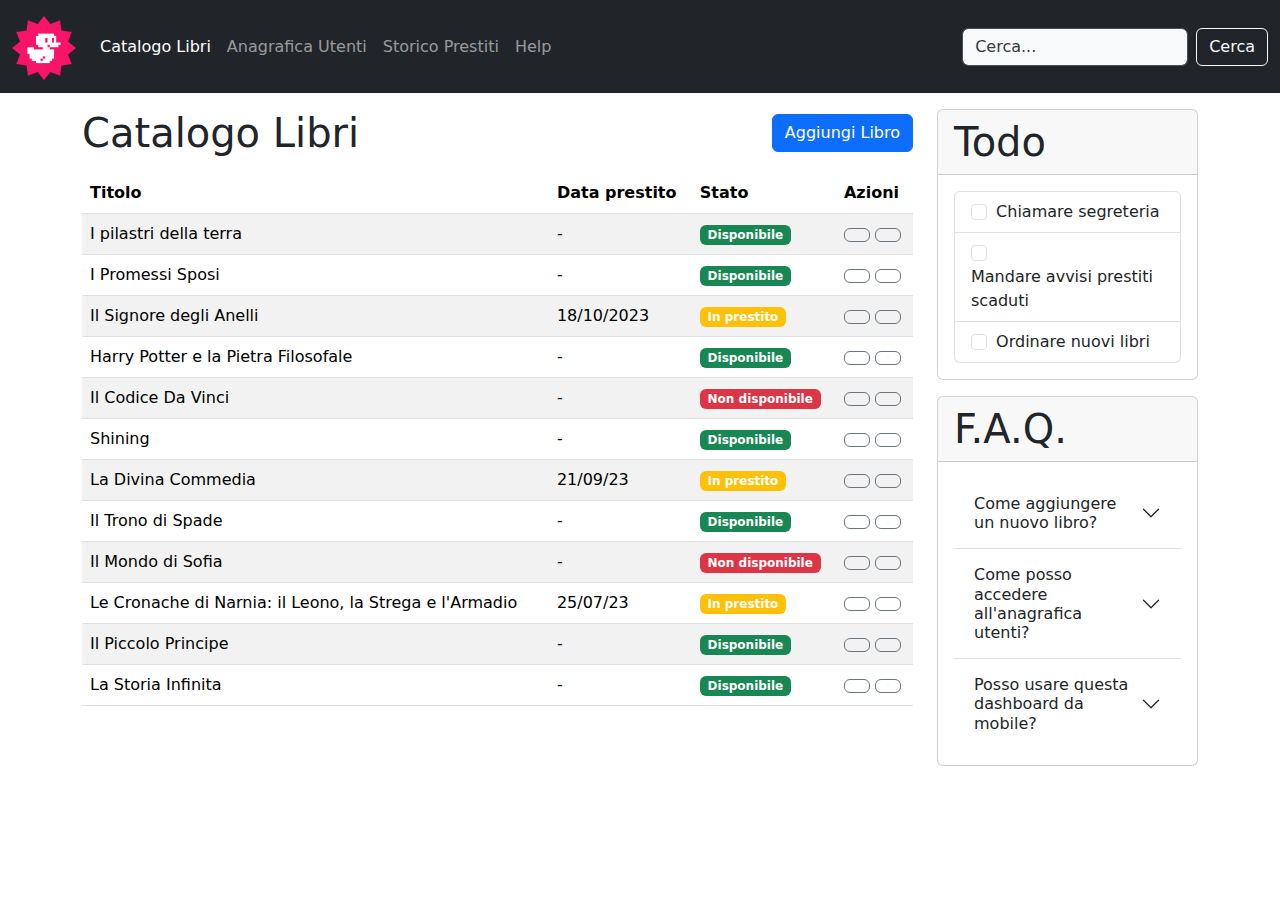
<file: index.html>
<!DOCTYPE html>
<html lang="it">
  <head>
    <meta charset="UTF-8" />
    <meta name="viewport" content="width=device-width, initial-scale=1.0" />
    <title>Bootstrap Dashboard</title>

    <!-- Bootstrap -->
    <link
      rel="stylesheet"
      href="https://cdn.jsdelivr.net/npm/bootstrap@5.3.3/dist/css/bootstrap.min.css"
    />

    <!-- Font Awesome -->
    <link
      rel="stylesheet"
      href="https://cdnjs.cloudflare.com/ajax/libs/font-awesome/6.6.0/css/all.min.css"
      integrity="sha512-Kc323vGBEqzTmouAECnVceyQqyqdsSiqLQISBL29aUW4U/M7pSPA/gEUZQqv1cwx4OnYxTxve5UMg5GT6L4JJg=="
      crossorigin="anonymous"
      referrerpolicy="no-referrer"
    />

    <!-- Custom CSS -->
    <link rel="shortcut icon" href="./img/favicon.png" type="image/x-icon" />
    <link rel="stylesheet" href="./css/style.css" />
  </head>

  <!-- ! TODO: Modal Alignment - Elements Size - Change badges "text-bg-success" into "bg-success" - Input Search Color - Change Modal ID to match the correct book-->

  <body>
    <header>
      <nav class="navbar navbar-expand-lg bg-dark" data-bs-theme="dark">
        <div class="container-fluid">
          <a class="navbar-brand" href="./index.html">
            <img
              src="./img/duck.png"
              alt="Logo"
              class="d-inline-block align-text-top"
            />
          </a>
          <button
            class="navbar-toggler"
            type="button"
            data-bs-toggle="collapse"
            data-bs-target="#navbarSupportedContent"
            aria-controls="navbarSupportedContent"
            aria-expanded="false"
            aria-label="Toggle navigation"
          >
            <span class="navbar-toggler-icon"></span>
          </button>
          <div
            class="collapse navbar-collapse justify-content-between"
            id="navbarSupportedContent"
          >
            <div class="navbar-nav">
              <a class="nav-link active" aria-current="page" href="#"
                >Catalogo Libri</a
              >
              <a class="nav-link" href="#">Anagrafica Utenti</a>
              <a class="nav-link" href="#">Storico Prestiti</a>
              <a class="nav-link" href="#">Help</a>
            </div>
            <form class="d-flex" role="search">
              <input
                class="form-control me-2 bg-light"
                type="search"
                placeholder="Cerca..."
                aria-label="Search"
              />
              <button class="btn btn-outline-light" type="submit">Cerca</button>
            </form>
          </div>
        </div>
      </nav>
    </header>

    <main>
      <div class="my-3">
        <div class="container">
          <div class="row row-cols-1">
            <div class="col col-lg-9">
              <section class="mb-3">
                <div class="row">
                  <div class="col">
                    <div
                      class="d-flex justify-content-between align-items-center"
                    >
                      <h1 class="d-inline-block mb-0">Catalogo Libri</h1>
                      <a href="./add-book.html">
                        <button
                          type="button"
                          class="btn btn-primary d-inline-block"
                        >
                          Aggiungi Libro
                        </button>
                      </a>
                    </div>
                  </div>
                </div>
              </section>
              <table class="table table-striped">
                <thead>
                  <tr>
                    <th scope="col">Titolo</th>
                    <th scope="col" class="d-none d-md-table-cell">
                      Data prestito
                    </th>
                    <th scope="col">Stato</th>
                    <th scope="col">Azioni</th>
                  </tr>
                </thead>
                <tbody>
                  <tr>
                    <td>I pilastri della terra</td>
                    <td class="d-none d-md-table-cell">-</td>
                    <td>
                      <span class="badge text-bg-success">Disponibile</span>
                    </td>
                    <td>
                      <!-- Edit Modal Button -->
                      <button
                        type="button"
                        class="btn btn-outline-secondary text-secondary"
                        data-bs-toggle="modal"
                        data-bs-target="#editModal"
                      >
                        <i class="fa-solid fa-pencil"></i>
                      </button>

                      <!-- Delete Modal Button -->
                      <button
                        type="button"
                        class="btn btn-outline-secondary text-secondary"
                        data-bs-toggle="modal"
                        data-bs-target="#deleteModal"
                      >
                        <i class="fa-solid fa-trash"></i>
                      </button>

                      <!-- Edit Modal -->
                      <div
                        class="modal fade"
                        id="editModal"
                        tabindex="-1"
                        aria-labelledby="editModalLabel"
                        aria-hidden="true"
                      >
                        <div class="modal-dialog modal-dialog-centered">
                          <div class="modal-content">
                            <div class="modal-header">
                              <h1 class="modal-title fs-5" id="editModalLabel">
                                Stai modificando: "I Pilastri della Terra"
                              </h1>
                              <button
                                type="button"
                                class="btn-close"
                                data-bs-dismiss="modal"
                                aria-label="Close"
                              ></button>
                            </div>
                            <div class="modal-body">...</div>
                            <div class="modal-footer">
                              <button
                                type="button"
                                class="btn btn-secondary"
                                data-bs-dismiss="modal"
                              >
                                Annulla
                              </button>
                              <button
                                type="button"
                                class="btn btn-primary"
                                data-bs-dismiss="modal"
                              >
                                Modifica
                              </button>
                            </div>
                          </div>
                        </div>
                      </div>

                      <!-- Delete Modal -->
                      <div
                        class="modal fade"
                        id="deleteModal"
                        tabindex="-1"
                        aria-labelledby="deleteModalLabel"
                        aria-hidden="true"
                      >
                        <div class="modal-dialog modal-dialog-centered">
                          <div class="modal-content">
                            <div class="modal-header">
                              <h1
                                class="modal-title fs-5 text-danger"
                                id="deleteModalLabel"
                              >
                                Stai Eliminando: "I Pilastri della Terra"
                              </h1>
                              <button
                                type="button"
                                class="btn-close"
                                data-bs-dismiss="modal"
                                aria-label="Close"
                              ></button>
                            </div>
                            <div class="modal-body">...</div>
                            <div class="modal-footer">
                              <button
                                type="button"
                                class="btn btn-secondary"
                                data-bs-dismiss="modal"
                              >
                                Annulla
                              </button>
                              <button
                                type="button"
                                class="btn btn-danger"
                                data-bs-dismiss="modal"
                              >
                                Elimina
                              </button>
                            </div>
                          </div>
                        </div>
                      </div>
                    </td>
                  </tr>
                  <tr>
                    <td>I Promessi Sposi</td>
                    <td class="d-none d-md-table-cell">-</td>
                    <td>
                      <span class="badge text-bg-success">Disponibile</span>
                    </td>
                    <td>
                      <!-- Edit Modal Button -->
                      <button
                        type="button"
                        class="btn btn-outline-secondary text-secondary"
                        data-bs-toggle="modal"
                        data-bs-target="#editModal"
                      >
                        <i class="fa-solid fa-pencil"></i>
                      </button>

                      <!-- Delete Modal Button -->
                      <button
                        type="button"
                        class="btn btn-outline-secondary text-secondary"
                        data-bs-toggle="modal"
                        data-bs-target="#deleteModal"
                      >
                        <i class="fa-solid fa-trash"></i>
                      </button>

                      <!-- Edit Modal -->
                      <div
                        class="modal fade"
                        id="editModal"
                        tabindex="-1"
                        aria-labelledby="editModalLabel"
                        aria-hidden="true"
                      >
                        <div class="modal-dialog modal-dialog-centered">
                          <div class="modal-content">
                            <div class="modal-header">
                              <h1 class="modal-title fs-5" id="editModalLabel">
                                Stai modificando: "I Promessi Sposi"
                              </h1>
                              <button
                                type="button"
                                class="btn-close"
                                data-bs-dismiss="modal"
                                aria-label="Close"
                              ></button>
                            </div>
                            <div class="modal-body">...</div>
                            <div class="modal-footer">
                              <button
                                type="button"
                                class="btn btn-secondary"
                                data-bs-dismiss="modal"
                              >
                                Annulla
                              </button>
                              <button
                                type="button"
                                class="btn btn-primary"
                                data-bs-dismiss="modal"
                              >
                                Modifica
                              </button>
                            </div>
                          </div>
                        </div>
                      </div>

                      <!-- Delete Modal -->
                      <div
                        class="modal fade"
                        id="deleteModal"
                        tabindex="-1"
                        aria-labelledby="deleteModalLabel"
                        aria-hidden="true"
                      >
                        <div class="modal-dialog modal-dialog-centered">
                          <div class="modal-content">
                            <div class="modal-header">
                              <h1
                                class="modal-title fs-5 text-danger"
                                id="deleteModalLabel"
                              >
                                Stai Eliminando: "I Promessi Sposi"
                              </h1>
                              <button
                                type="button"
                                class="btn-close"
                                data-bs-dismiss="modal"
                                aria-label="Close"
                              ></button>
                            </div>
                            <div class="modal-body">...</div>
                            <div class="modal-footer">
                              <button
                                type="button"
                                class="btn btn-secondary"
                                data-bs-dismiss="modal"
                              >
                                Annulla
                              </button>
                              <button
                                type="button"
                                class="btn btn-danger"
                                data-bs-dismiss="modal"
                              >
                                Elimina
                              </button>
                            </div>
                          </div>
                        </div>
                      </div>
                    </td>
                  </tr>
                  <tr>
                    <td>Il Signore degli Anelli</td>
                    <td class="d-none d-md-table-cell">18/10/2023</td>
                    <td>
                      <span class="badge bg-warning">In prestito</span>
                    </td>
                    <td>
                      <!-- Edit Modal Button -->
                      <button
                        type="button"
                        class="btn btn-outline-secondary text-secondary"
                        data-bs-toggle="modal"
                        data-bs-target="#editModal"
                      >
                        <i class="fa-solid fa-pencil"></i>
                      </button>

                      <!-- Delete Modal Button -->
                      <button
                        type="button"
                        class="btn btn-outline-secondary text-secondary"
                        data-bs-toggle="modal"
                        data-bs-target="#deleteModal"
                      >
                        <i class="fa-solid fa-trash"></i>
                      </button>

                      <!-- Edit Modal -->
                      <div
                        class="modal fade"
                        id="editModal"
                        tabindex="-1"
                        aria-labelledby="editModalLabel"
                        aria-hidden="true"
                      >
                        <div class="modal-dialog modal-dialog-centered">
                          <div class="modal-content">
                            <div class="modal-header">
                              <h1 class="modal-title fs-5" id="editModalLabel">
                                Stai modificando: "Il Signore degli Anelli"
                              </h1>
                              <button
                                type="button"
                                class="btn-close"
                                data-bs-dismiss="modal"
                                aria-label="Close"
                              ></button>
                            </div>
                            <div class="modal-body">...</div>
                            <div class="modal-footer">
                              <button
                                type="button"
                                class="btn btn-secondary"
                                data-bs-dismiss="modal"
                              >
                                Annulla
                              </button>
                              <button
                                type="button"
                                class="btn btn-primary"
                                data-bs-dismiss="modal"
                              >
                                Modifica
                              </button>
                            </div>
                          </div>
                        </div>
                      </div>

                      <!-- Delete Modal -->
                      <div
                        class="modal fade"
                        id="deleteModal"
                        tabindex="-1"
                        aria-labelledby="deleteModalLabel"
                        aria-hidden="true"
                      >
                        <div class="modal-dialog modal-dialog-centered">
                          <div class="modal-content">
                            <div class="modal-header">
                              <h1
                                class="modal-title fs-5 text-danger"
                                id="deleteModalLabel"
                              >
                                Stai Eliminando: "Il Signore degli Anelli"
                              </h1>
                              <button
                                type="button"
                                class="btn-close"
                                data-bs-dismiss="modal"
                                aria-label="Close"
                              ></button>
                            </div>
                            <div class="modal-body">...</div>
                            <div class="modal-footer">
                              <button
                                type="button"
                                class="btn btn-secondary"
                                data-bs-dismiss="modal"
                              >
                                Annulla
                              </button>
                              <button
                                type="button"
                                class="btn btn-danger"
                                data-bs-dismiss="modal"
                              >
                                Elimina
                              </button>
                            </div>
                          </div>
                        </div>
                      </div>
                    </td>
                  </tr>
                  <tr>
                    <td>Harry Potter e la Pietra Filosofale</td>
                    <td class="d-none d-md-table-cell">-</td>
                    <td>
                      <span class="badge text-bg-success">Disponibile</span>
                    </td>
                    <td>
                      <!-- Edit Modal Button -->
                      <button
                        type="button"
                        class="btn btn-outline-secondary text-secondary"
                        data-bs-toggle="modal"
                        data-bs-target="#editModal"
                      >
                        <i class="fa-solid fa-pencil"></i>
                      </button>

                      <!-- Delete Modal Button -->
                      <button
                        type="button"
                        class="btn btn-outline-secondary text-secondary"
                        data-bs-toggle="modal"
                        data-bs-target="#deleteModal"
                      >
                        <i class="fa-solid fa-trash"></i>
                      </button>

                      <!-- Edit Modal -->
                      <div
                        class="modal fade"
                        id="editModal"
                        tabindex="-1"
                        aria-labelledby="editModalLabel"
                        aria-hidden="true"
                      >
                        <div class="modal-dialog modal-dialog-centered">
                          <div class="modal-content">
                            <div class="modal-header">
                              <h1 class="modal-title fs-5" id="editModalLabel">
                                Stai modificando: "Harry Potter e la Pietra
                                Filosofale"
                              </h1>
                              <button
                                type="button"
                                class="btn-close"
                                data-bs-dismiss="modal"
                                aria-label="Close"
                              ></button>
                            </div>
                            <div class="modal-body">...</div>
                            <div class="modal-footer">
                              <button
                                type="button"
                                class="btn btn-secondary"
                                data-bs-dismiss="modal"
                              >
                                Annulla
                              </button>
                              <button
                                type="button"
                                class="btn btn-primary"
                                data-bs-dismiss="modal"
                              >
                                Modifica
                              </button>
                            </div>
                          </div>
                        </div>
                      </div>

                      <!-- Delete Modal -->
                      <div
                        class="modal fade"
                        id="deleteModal"
                        tabindex="-1"
                        aria-labelledby="deleteModalLabel"
                        aria-hidden="true"
                      >
                        <div class="modal-dialog modal-dialog-centered">
                          <div class="modal-content">
                            <div class="modal-header">
                              <h1
                                class="modal-title fs-5 text-danger"
                                id="deleteModalLabel"
                              >
                                Stai Eliminando: "Harry Potter e la Pietra
                                Filosofale"
                              </h1>
                              <button
                                type="button"
                                class="btn-close"
                                data-bs-dismiss="modal"
                                aria-label="Close"
                              ></button>
                            </div>
                            <div class="modal-body">...</div>
                            <div class="modal-footer">
                              <button
                                type="button"
                                class="btn btn-secondary"
                                data-bs-dismiss="modal"
                              >
                                Annulla
                              </button>
                              <button
                                type="button"
                                class="btn btn-danger"
                                data-bs-dismiss="modal"
                              >
                                Elimina
                              </button>
                            </div>
                          </div>
                        </div>
                      </div>
                    </td>
                  </tr>
                  <tr>
                    <td>Il Codice Da Vinci</td>
                    <td class="d-none d-md-table-cell">-</td>
                    <td>
                      <span class="badge bg-danger">Non disponibile</span>
                    </td>
                    <td>
                      <!-- Edit Modal Button -->
                      <button
                        type="button"
                        class="btn btn-outline-secondary text-secondary"
                        data-bs-toggle="modal"
                        data-bs-target="#editModal"
                      >
                        <i class="fa-solid fa-pencil"></i>
                      </button>

                      <!-- Delete Modal Button -->
                      <button
                        type="button"
                        class="btn btn-outline-secondary text-secondary"
                        data-bs-toggle="modal"
                        data-bs-target="#deleteModal"
                      >
                        <i class="fa-solid fa-trash"></i>
                      </button>

                      <!-- Edit Modal -->
                      <div
                        class="modal fade"
                        id="editModal"
                        tabindex="-1"
                        aria-labelledby="editModalLabel"
                        aria-hidden="true"
                      >
                        <div class="modal-dialog modal-dialog-centered">
                          <div class="modal-content">
                            <div class="modal-header">
                              <h1 class="modal-title fs-5" id="editModalLabel">
                                Stai modificando: "Il Codice Da Vinci"
                              </h1>
                              <button
                                type="button"
                                class="btn-close"
                                data-bs-dismiss="modal"
                                aria-label="Close"
                              ></button>
                            </div>
                            <div class="modal-body">...</div>
                            <div class="modal-footer">
                              <button
                                type="button"
                                class="btn btn-secondary"
                                data-bs-dismiss="modal"
                              >
                                Annulla
                              </button>
                              <button
                                type="button"
                                class="btn btn-primary"
                                data-bs-dismiss="modal"
                              >
                                Modifica
                              </button>
                            </div>
                          </div>
                        </div>
                      </div>

                      <!-- Delete Modal -->
                      <div
                        class="modal fade"
                        id="deleteModal"
                        tabindex="-1"
                        aria-labelledby="deleteModalLabel"
                        aria-hidden="true"
                      >
                        <div class="modal-dialog modal-dialog-centered">
                          <div class="modal-content">
                            <div class="modal-header">
                              <h1
                                class="modal-title fs-5 text-danger"
                                id="deleteModalLabel"
                              >
                                Stai Eliminando: "Il Codice Da Vinci"
                              </h1>
                              <button
                                type="button"
                                class="btn-close"
                                data-bs-dismiss="modal"
                                aria-label="Close"
                              ></button>
                            </div>
                            <div class="modal-body">...</div>
                            <div class="modal-footer">
                              <button
                                type="button"
                                class="btn btn-secondary"
                                data-bs-dismiss="modal"
                              >
                                Annulla
                              </button>
                              <button
                                type="button"
                                class="btn btn-danger"
                                data-bs-dismiss="modal"
                              >
                                Elimina
                              </button>
                            </div>
                          </div>
                        </div>
                      </div>
                    </td>
                  </tr>
                  <tr>
                    <td>Shining</td>
                    <td class="d-none d-md-table-cell">-</td>
                    <td>
                      <span class="badge text-bg-success">Disponibile</span>
                    </td>
                    <td>
                      <!-- Edit Modal Button -->
                      <button
                        type="button"
                        class="btn btn-outline-secondary text-secondary"
                        data-bs-toggle="modal"
                        data-bs-target="#editModal"
                      >
                        <i class="fa-solid fa-pencil"></i>
                      </button>

                      <!-- Delete Modal Button -->
                      <button
                        type="button"
                        class="btn btn-outline-secondary text-secondary"
                        data-bs-toggle="modal"
                        data-bs-target="#deleteModal"
                      >
                        <i class="fa-solid fa-trash"></i>
                      </button>

                      <!-- Edit Modal -->
                      <div
                        class="modal fade"
                        id="editModal"
                        tabindex="-1"
                        aria-labelledby="editModalLabel"
                        aria-hidden="true"
                      >
                        <div class="modal-dialog modal-dialog-centered">
                          <div class="modal-content">
                            <div class="modal-header">
                              <h1 class="modal-title fs-5" id="editModalLabel">
                                Stai modificando: "Shining"
                              </h1>
                              <button
                                type="button"
                                class="btn-close"
                                data-bs-dismiss="modal"
                                aria-label="Close"
                              ></button>
                            </div>
                            <div class="modal-body">...</div>
                            <div class="modal-footer">
                              <button
                                type="button"
                                class="btn btn-secondary"
                                data-bs-dismiss="modal"
                              >
                                Annulla
                              </button>
                              <button
                                type="button"
                                class="btn btn-primary"
                                data-bs-dismiss="modal"
                              >
                                Modifica
                              </button>
                            </div>
                          </div>
                        </div>
                      </div>

                      <!-- Delete Modal -->
                      <div
                        class="modal fade"
                        id="deleteModal"
                        tabindex="-1"
                        aria-labelledby="deleteModalLabel"
                        aria-hidden="true"
                      >
                        <div class="modal-dialog modal-dialog-centered">
                          <div class="modal-content">
                            <div class="modal-header">
                              <h1
                                class="modal-title fs-5 text-danger"
                                id="deleteModalLabel"
                              >
                                Stai Eliminando: "Shining"
                              </h1>
                              <button
                                type="button"
                                class="btn-close"
                                data-bs-dismiss="modal"
                                aria-label="Close"
                              ></button>
                            </div>
                            <div class="modal-body">...</div>
                            <div class="modal-footer">
                              <button
                                type="button"
                                class="btn btn-secondary"
                                data-bs-dismiss="modal"
                              >
                                Annulla
                              </button>
                              <button
                                type="button"
                                class="btn btn-danger"
                                data-bs-dismiss="modal"
                              >
                                Elimina
                              </button>
                            </div>
                          </div>
                        </div>
                      </div>
                    </td>
                  </tr>
                  <tr>
                    <td>La Divina Commedia</td>
                    <td class="d-none d-md-table-cell">21/09/23</td>
                    <td>
                      <span class="badge bg-warning">In prestito</span>
                    </td>
                    <td>
                      <!-- Edit Modal Button -->
                      <button
                        type="button"
                        class="btn btn-outline-secondary text-secondary"
                        data-bs-toggle="modal"
                        data-bs-target="#editModal"
                      >
                        <i class="fa-solid fa-pencil"></i>
                      </button>

                      <!-- Delete Modal Button -->
                      <button
                        type="button"
                        class="btn btn-outline-secondary text-secondary"
                        data-bs-toggle="modal"
                        data-bs-target="#deleteModal"
                      >
                        <i class="fa-solid fa-trash"></i>
                      </button>

                      <!-- Edit Modal -->
                      <div
                        class="modal fade"
                        id="editModal"
                        tabindex="-1"
                        aria-labelledby="editModalLabel"
                        aria-hidden="true"
                      >
                        <div class="modal-dialog modal-dialog-centered">
                          <div class="modal-content">
                            <div class="modal-header">
                              <h1 class="modal-title fs-5" id="editModalLabel">
                                Stai modificando: "La Divina Commedia"
                              </h1>
                              <button
                                type="button"
                                class="btn-close"
                                data-bs-dismiss="modal"
                                aria-label="Close"
                              ></button>
                            </div>
                            <div class="modal-body">...</div>
                            <div class="modal-footer">
                              <button
                                type="button"
                                class="btn btn-secondary"
                                data-bs-dismiss="modal"
                              >
                                Annulla
                              </button>
                              <button
                                type="button"
                                class="btn btn-primary"
                                data-bs-dismiss="modal"
                              >
                                Modifica
                              </button>
                            </div>
                          </div>
                        </div>
                      </div>

                      <!-- Delete Modal -->
                      <div
                        class="modal fade"
                        id="deleteModal"
                        tabindex="-1"
                        aria-labelledby="deleteModalLabel"
                        aria-hidden="true"
                      >
                        <div class="modal-dialog modal-dialog-centered">
                          <div class="modal-content">
                            <div class="modal-header">
                              <h1
                                class="modal-title fs-5 text-danger"
                                id="deleteModalLabel"
                              >
                                Stai Eliminando: "La Divina Commedia"
                              </h1>
                              <button
                                type="button"
                                class="btn-close"
                                data-bs-dismiss="modal"
                                aria-label="Close"
                              ></button>
                            </div>
                            <div class="modal-body">...</div>
                            <div class="modal-footer">
                              <button
                                type="button"
                                class="btn btn-secondary"
                                data-bs-dismiss="modal"
                              >
                                Annulla
                              </button>
                              <button
                                type="button"
                                class="btn btn-danger"
                                data-bs-dismiss="modal"
                              >
                                Elimina
                              </button>
                            </div>
                          </div>
                        </div>
                      </div>
                    </td>
                  </tr>
                  <tr>
                    <td>Il Trono di Spade</td>
                    <td class="d-none d-md-table-cell">-</td>
                    <td>
                      <span class="badge text-bg-success">Disponibile</span>
                    </td>
                    <td>
                      <!-- Edit Modal Button -->
                      <button
                        type="button"
                        class="btn btn-outline-secondary text-secondary"
                        data-bs-toggle="modal"
                        data-bs-target="#editModal"
                      >
                        <i class="fa-solid fa-pencil"></i>
                      </button>

                      <!-- Delete Modal Button -->
                      <button
                        type="button"
                        class="btn btn-outline-secondary text-secondary"
                        data-bs-toggle="modal"
                        data-bs-target="#deleteModal"
                      >
                        <i class="fa-solid fa-trash"></i>
                      </button>

                      <!-- Edit Modal -->
                      <div
                        class="modal fade"
                        id="editModal"
                        tabindex="-1"
                        aria-labelledby="editModalLabel"
                        aria-hidden="true"
                      >
                        <div class="modal-dialog modal-dialog-centered">
                          <div class="modal-content">
                            <div class="modal-header">
                              <h1 class="modal-title fs-5" id="editModalLabel">
                                Stai modificando: "Il Trono di Spade"
                              </h1>
                              <button
                                type="button"
                                class="btn-close"
                                data-bs-dismiss="modal"
                                aria-label="Close"
                              ></button>
                            </div>
                            <div class="modal-body">...</div>
                            <div class="modal-footer">
                              <button
                                type="button"
                                class="btn btn-secondary"
                                data-bs-dismiss="modal"
                              >
                                Annulla
                              </button>
                              <button
                                type="button"
                                class="btn btn-primary"
                                data-bs-dismiss="modal"
                              >
                                Modifica
                              </button>
                            </div>
                          </div>
                        </div>
                      </div>

                      <!-- Delete Modal -->
                      <div
                        class="modal fade"
                        id="deleteModal"
                        tabindex="-1"
                        aria-labelledby="deleteModalLabel"
                        aria-hidden="true"
                      >
                        <div class="modal-dialog modal-dialog-centered">
                          <div class="modal-content">
                            <div class="modal-header">
                              <h1
                                class="modal-title fs-5 text-danger"
                                id="deleteModalLabel"
                              >
                                Stai Eliminando: "Il Trono di Spade"
                              </h1>
                              <button
                                type="button"
                                class="btn-close"
                                data-bs-dismiss="modal"
                                aria-label="Close"
                              ></button>
                            </div>
                            <div class="modal-body">...</div>
                            <div class="modal-footer">
                              <button
                                type="button"
                                class="btn btn-secondary"
                                data-bs-dismiss="modal"
                              >
                                Annulla
                              </button>
                              <button
                                type="button"
                                class="btn btn-danger"
                                data-bs-dismiss="modal"
                              >
                                Elimina
                              </button>
                            </div>
                          </div>
                        </div>
                      </div>
                    </td>
                  </tr>
                  <tr>
                    <td>Il Mondo di Sofia</td>
                    <td class="d-none d-md-table-cell">-</td>
                    <td>
                      <span class="badge bg-danger">Non disponibile</span>
                    </td>
                    <td>
                      <!-- Edit Modal Button -->
                      <button
                        type="button"
                        class="btn btn-outline-secondary text-secondary"
                        data-bs-toggle="modal"
                        data-bs-target="#editModal"
                      >
                        <i class="fa-solid fa-pencil"></i>
                      </button>

                      <!-- Delete Modal Button -->
                      <button
                        type="button"
                        class="btn btn-outline-secondary text-secondary"
                        data-bs-toggle="modal"
                        data-bs-target="#deleteModal"
                      >
                        <i class="fa-solid fa-trash"></i>
                      </button>

                      <!-- Edit Modal -->
                      <div
                        class="modal fade"
                        id="editModal"
                        tabindex="-1"
                        aria-labelledby="editModalLabel"
                        aria-hidden="true"
                      >
                        <div class="modal-dialog modal-dialog-centered">
                          <div class="modal-content">
                            <div class="modal-header">
                              <h1 class="modal-title fs-5" id="editModalLabel">
                                Stai modificando: "Il Mondo di Sofia"
                              </h1>
                              <button
                                type="button"
                                class="btn-close"
                                data-bs-dismiss="modal"
                                aria-label="Close"
                              ></button>
                            </div>
                            <div class="modal-body">...</div>
                            <div class="modal-footer">
                              <button
                                type="button"
                                class="btn btn-secondary"
                                data-bs-dismiss="modal"
                              >
                                Annulla
                              </button>
                              <button
                                type="button"
                                class="btn btn-primary"
                                data-bs-dismiss="modal"
                              >
                                Modifica
                              </button>
                            </div>
                          </div>
                        </div>
                      </div>

                      <!-- Delete Modal -->
                      <div
                        class="modal fade"
                        id="deleteModal"
                        tabindex="-1"
                        aria-labelledby="deleteModalLabel"
                        aria-hidden="true"
                      >
                        <div class="modal-dialog modal-dialog-centered">
                          <div class="modal-content">
                            <div class="modal-header">
                              <h1
                                class="modal-title fs-5 text-danger"
                                id="deleteModalLabel"
                              >
                                Stai Eliminando: "Il Mondo di Sofia"
                              </h1>
                              <button
                                type="button"
                                class="btn-close"
                                data-bs-dismiss="modal"
                                aria-label="Close"
                              ></button>
                            </div>
                            <div class="modal-body">...</div>
                            <div class="modal-footer">
                              <button
                                type="button"
                                class="btn btn-secondary"
                                data-bs-dismiss="modal"
                              >
                                Annulla
                              </button>
                              <button
                                type="button"
                                class="btn btn-danger"
                                data-bs-dismiss="modal"
                              >
                                Elimina
                              </button>
                            </div>
                          </div>
                        </div>
                      </div>
                    </td>
                  </tr>
                  <tr>
                    <td>
                      Le Cronache di Narnia: il Leono, la Strega e l'Armadio
                    </td>
                    <td class="d-none d-md-table-cell">25/07/23</td>
                    <td>
                      <span class="badge bg-warning">In prestito</span>
                    </td>
                    <td>
                      <!-- Edit Modal Button -->
                      <button
                        type="button"
                        class="btn btn-outline-secondary text-secondary"
                        data-bs-toggle="modal"
                        data-bs-target="#editModal"
                      >
                        <i class="fa-solid fa-pencil"></i>
                      </button>

                      <!-- Delete Modal Button -->
                      <button
                        type="button"
                        class="btn btn-outline-secondary text-secondary"
                        data-bs-toggle="modal"
                        data-bs-target="#deleteModal"
                      >
                        <i class="fa-solid fa-trash"></i>
                      </button>

                      <!-- Edit Modal -->
                      <div
                        class="modal fade"
                        id="editModal"
                        tabindex="-1"
                        aria-labelledby="editModalLabel"
                        aria-hidden="true"
                      >
                        <div class="modal-dialog modal-dialog-centered">
                          <div class="modal-content">
                            <div class="modal-header">
                              <h1 class="modal-title fs-5" id="editModalLabel">
                                Stai modificando: "Le Cronache di Narnia: il
                                Leono, la Strega e l'Armadio"
                              </h1>
                              <button
                                type="button"
                                class="btn-close"
                                data-bs-dismiss="modal"
                                aria-label="Close"
                              ></button>
                            </div>
                            <div class="modal-body">...</div>
                            <div class="modal-footer">
                              <button
                                type="button"
                                class="btn btn-secondary"
                                data-bs-dismiss="modal"
                              >
                                Annulla
                              </button>
                              <button
                                type="button"
                                class="btn btn-primary"
                                data-bs-dismiss="modal"
                              >
                                Modifica
                              </button>
                            </div>
                          </div>
                        </div>
                      </div>

                      <!-- Delete Modal -->
                      <div
                        class="modal fade"
                        id="deleteModal"
                        tabindex="-1"
                        aria-labelledby="deleteModalLabel"
                        aria-hidden="true"
                      >
                        <div class="modal-dialog modal-dialog-centered">
                          <div class="modal-content">
                            <div class="modal-header">
                              <h1
                                class="modal-title fs-5 text-danger"
                                id="deleteModalLabel"
                              >
                                Stai Eliminando: "Le Cronache di Narnia: il
                                Leono, la Strega e l'Armadio"
                              </h1>
                              <button
                                type="button"
                                class="btn-close"
                                data-bs-dismiss="modal"
                                aria-label="Close"
                              ></button>
                            </div>
                            <div class="modal-body">...</div>
                            <div class="modal-footer">
                              <button
                                type="button"
                                class="btn btn-secondary"
                                data-bs-dismiss="modal"
                              >
                                Annulla
                              </button>
                              <button
                                type="button"
                                class="btn btn-danger"
                                data-bs-dismiss="modal"
                              >
                                Elimina
                              </button>
                            </div>
                          </div>
                        </div>
                      </div>
                    </td>
                  </tr>
                  <tr>
                    <td>Il Piccolo Principe</td>
                    <td class="d-none d-md-table-cell">-</td>
                    <td>
                      <span class="badge text-bg-success">Disponibile</span>
                    </td>
                    <td>
                      <!-- Edit Modal Button -->
                      <button
                        type="button"
                        class="btn btn-outline-secondary text-secondary"
                        data-bs-toggle="modal"
                        data-bs-target="#editModal"
                      >
                        <i class="fa-solid fa-pencil"></i>
                      </button>

                      <!-- Delete Modal Button -->
                      <button
                        type="button"
                        class="btn btn-outline-secondary text-secondary"
                        data-bs-toggle="modal"
                        data-bs-target="#deleteModal"
                      >
                        <i class="fa-solid fa-trash"></i>
                      </button>

                      <!-- Edit Modal -->
                      <div
                        class="modal fade"
                        id="editModal"
                        tabindex="-1"
                        aria-labelledby="editModalLabel"
                        aria-hidden="true"
                      >
                        <div class="modal-dialog modal-dialog-centered">
                          <div class="modal-content">
                            <div class="modal-header">
                              <h1 class="modal-title fs-5" id="editModalLabel">
                                Stai modificando: "Il Piccolo Principe"
                              </h1>
                              <button
                                type="button"
                                class="btn-close"
                                data-bs-dismiss="modal"
                                aria-label="Close"
                              ></button>
                            </div>
                            <div class="modal-body">...</div>
                            <div class="modal-footer">
                              <button
                                type="button"
                                class="btn btn-secondary"
                                data-bs-dismiss="modal"
                              >
                                Annulla
                              </button>
                              <button
                                type="button"
                                class="btn btn-primary"
                                data-bs-dismiss="modal"
                              >
                                Modifica
                              </button>
                            </div>
                          </div>
                        </div>
                      </div>

                      <!-- Delete Modal -->
                      <div
                        class="modal fade"
                        id="deleteModal"
                        tabindex="-1"
                        aria-labelledby="deleteModalLabel"
                        aria-hidden="true"
                      >
                        <div class="modal-dialog modal-dialog-centered">
                          <div class="modal-content">
                            <div class="modal-header">
                              <h1
                                class="modal-title fs-5 text-danger"
                                id="deleteModalLabel"
                              >
                                Stai Eliminando: "Il Piccolo Principe"
                              </h1>
                              <button
                                type="button"
                                class="btn-close"
                                data-bs-dismiss="modal"
                                aria-label="Close"
                              ></button>
                            </div>
                            <div class="modal-body">...</div>
                            <div class="modal-footer">
                              <button
                                type="button"
                                class="btn btn-secondary"
                                data-bs-dismiss="modal"
                              >
                                Annulla
                              </button>
                              <button
                                type="button"
                                class="btn btn-danger"
                                data-bs-dismiss="modal"
                              >
                                Elimina
                              </button>
                            </div>
                          </div>
                        </div>
                      </div>
                    </td>
                  </tr>
                  <tr>
                    <td>La Storia Infinita</td>
                    <td class="d-none d-md-table-cell">-</td>
                    <td>
                      <span class="badge text-bg-success">Disponibile</span>
                    </td>
                    <td>
                      <!-- Edit Modal Button -->
                      <button
                        type="button"
                        class="btn btn-outline-secondary text-secondary"
                        data-bs-toggle="modal"
                        data-bs-target="#editModal"
                      >
                        <i class="fa-solid fa-pencil"></i>
                      </button>

                      <!-- Delete Modal Button -->
                      <button
                        type="button"
                        class="btn btn-outline-secondary text-secondary"
                        data-bs-toggle="modal"
                        data-bs-target="#deleteModal"
                      >
                        <i class="fa-solid fa-trash"></i>
                      </button>

                      <!-- Edit Modal -->
                      <div
                        class="modal fade"
                        id="editModal"
                        tabindex="-1"
                        aria-labelledby="editModalLabel"
                        aria-hidden="true"
                      >
                        <div class="modal-dialog modal-dialog-centered">
                          <div class="modal-content">
                            <div class="modal-header">
                              <h1 class="modal-title fs-5" id="editModalLabel">
                                Stai modificando: "La Storia Infinita"
                              </h1>
                              <button
                                type="button"
                                class="btn-close"
                                data-bs-dismiss="modal"
                                aria-label="Close"
                              ></button>
                            </div>
                            <div class="modal-body">...</div>
                            <div class="modal-footer">
                              <button
                                type="button"
                                class="btn btn-secondary"
                                data-bs-dismiss="modal"
                              >
                                Annulla
                              </button>
                              <button
                                type="button"
                                class="btn btn-primary"
                                data-bs-dismiss="modal"
                              >
                                Modifica
                              </button>
                            </div>
                          </div>
                        </div>
                      </div>

                      <!-- Delete Modal -->
                      <div
                        class="modal fade"
                        id="deleteModal"
                        tabindex="-1"
                        aria-labelledby="deleteModalLabel"
                        aria-hidden="true"
                      >
                        <div class="modal-dialog modal-dialog-centered">
                          <div class="modal-content">
                            <div class="modal-header">
                              <h1
                                class="modal-title fs-5 text-danger"
                                id="deleteModalLabel"
                              >
                                Stai Eliminando: "La Storia Infinita"
                              </h1>
                              <button
                                type="button"
                                class="btn-close"
                                data-bs-dismiss="modal"
                                aria-label="Close"
                              ></button>
                            </div>
                            <div class="modal-body">...</div>
                            <div class="modal-footer">
                              <button
                                type="button"
                                class="btn btn-secondary"
                                data-bs-dismiss="modal"
                              >
                                Annulla
                              </button>
                              <button
                                type="button"
                                class="btn btn-danger"
                                data-bs-dismiss="modal"
                              >
                                Elimina
                              </button>
                            </div>
                          </div>
                        </div>
                      </div>
                    </td>
                  </tr>
                </tbody>
              </table>
            </div>
            <div class="col-lg-3">
              <div class="row row-cols-1 gy-3">
                <div class="col">
                  <div class="card">
                    <div class="card-header h1">Todo</div>
                    <div class="card-body">
                      <ul class="list-group">
                        <li class="list-group-item">
                          <input
                            class="form-check-input me-1"
                            type="checkbox"
                            value=""
                            id="firstCheckbox"
                          />
                          <label class="form-check-label" for="firstCheckbox"
                            >Chiamare segreteria</label
                          >
                        </li>
                        <li class="list-group-item">
                          <input
                            class="form-check-input me-1"
                            type="checkbox"
                            value=""
                            id="secondCheckbox"
                          />
                          <label class="form-check-label" for="secondCheckbox"
                            >Mandare avvisi prestiti scaduti</label
                          >
                        </li>
                        <li class="list-group-item">
                          <input
                            class="form-check-input me-1"
                            type="checkbox"
                            value=""
                            id="thirdCheckbox"
                          />
                          <label class="form-check-label" for="thirdCheckbox"
                            >Ordinare nuovi libri</label
                          >
                        </li>
                      </ul>
                    </div>
                  </div>
                </div>
                <div class="col">
                  <div class="card">
                    <div class="card-header h1">F.A.Q.</div>
                    <div class="card-body">
                      <div
                        class="accordion accordion-flush"
                        id="accordionFlushExample"
                      >
                        <div class="accordion-item">
                          <h2 class="accordion-header">
                            <button
                              class="accordion-button collapsed"
                              type="button"
                              data-bs-toggle="collapse"
                              data-bs-target="#flush-collapseOne"
                              aria-expanded="false"
                              aria-controls="flush-collapseOne"
                            >
                              Come aggiungere un nuovo libro?
                            </button>
                          </h2>
                          <div
                            id="flush-collapseOne"
                            class="accordion-collapse collapse"
                            data-bs-parent="#accordionFlushExample"
                          >
                            <div class="accordion-body">Bella domanda!</div>
                          </div>
                        </div>
                        <div class="accordion-item">
                          <h2 class="accordion-header">
                            <button
                              class="accordion-button collapsed"
                              type="button"
                              data-bs-toggle="collapse"
                              data-bs-target="#flush-collapseTwo"
                              aria-expanded="false"
                              aria-controls="flush-collapseTwo"
                            >
                              Come posso accedere all'anagrafica utenti?
                            </button>
                          </h2>
                          <div
                            id="flush-collapseTwo"
                            class="accordion-collapse collapse"
                            data-bs-parent="#accordionFlushExample"
                          >
                            <div class="accordion-body">
                              Non puoi. Il budget per la sua implementazione è
                              stato speso per intero in birre e patatine.
                            </div>
                          </div>
                        </div>
                        <div class="accordion-item">
                          <h2 class="accordion-header">
                            <button
                              class="accordion-button collapsed"
                              type="button"
                              data-bs-toggle="collapse"
                              data-bs-target="#flush-collapseThree"
                              aria-expanded="false"
                              aria-controls="flush-collapseThree"
                            >
                              Posso usare questa dashboard da mobile?
                            </button>
                          </h2>
                          <div
                            id="flush-collapseThree"
                            class="accordion-collapse collapse"
                            data-bs-parent="#accordionFlushExample"
                          >
                            <div class="accordion-body">
                              Teoricamente si, non ho verificato.
                            </div>
                          </div>
                        </div>
                      </div>
                    </div>
                  </div>
                </div>
              </div>
            </div>
          </div>
        </div>
      </div>
    </main>

    <!-- Bootstrap -->
    <script src="https://cdn.jsdelivr.net/npm/bootstrap@5.3.3/dist/js/bootstrap.bundle.min.js"></script>
  </body>
</html>
</file>
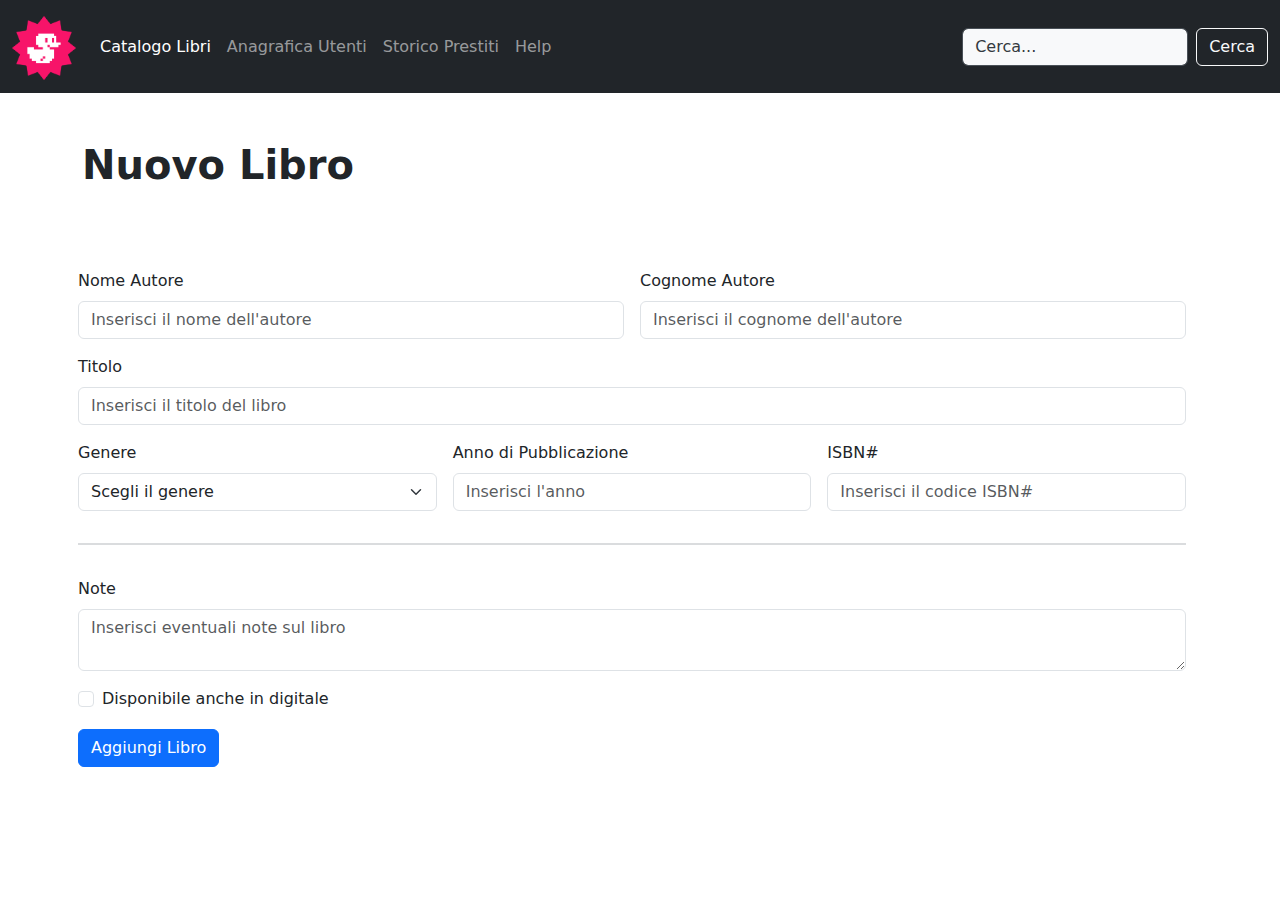
<file: add-book.html>
<!DOCTYPE html>
<html lang="it">
  <head>
    <meta charset="UTF-8" />
    <meta name="viewport" content="width=device-width, initial-scale=1.0" />
    <title>Bootstrap Dashboard</title>

    <!-- Bootstrap -->
    <link
      rel="stylesheet"
      href="https://cdn.jsdelivr.net/npm/bootstrap@5.3.3/dist/css/bootstrap.min.css"
    />

    <!-- Font Awesome -->
    <link
      rel="stylesheet"
      href="https://cdnjs.cloudflare.com/ajax/libs/font-awesome/6.6.0/css/all.min.css"
      integrity="sha512-Kc323vGBEqzTmouAECnVceyQqyqdsSiqLQISBL29aUW4U/M7pSPA/gEUZQqv1cwx4OnYxTxve5UMg5GT6L4JJg=="
      crossorigin="anonymous"
      referrerpolicy="no-referrer"
    />

    <!-- Custom CSS -->
    <link rel="shortcut icon" href="./img/favicon.png" type="image/x-icon" />
    <link rel="stylesheet" href="./css/style.css" />
  </head>
  <body>
    <header>
      <nav class="navbar navbar-expand-lg bg-dark" data-bs-theme="dark">
        <div class="container-fluid">
          <a class="navbar-brand" href="./index.html">
            <img
              src="./img/duck.png"
              alt="Logo"
              class="d-inline-block align-text-top"
            />
          </a>
          <button
            class="navbar-toggler"
            type="button"
            data-bs-toggle="collapse"
            data-bs-target="#navbarSupportedContent"
            aria-controls="navbarSupportedContent"
            aria-expanded="false"
            aria-label="Toggle navigation"
          >
            <span class="navbar-toggler-icon"></span>
          </button>
          <div
            class="collapse navbar-collapse justify-content-between"
            id="navbarSupportedContent"
          >
            <div class="navbar-nav">
              <a class="nav-link active" aria-current="page" href="#"
                >Catalogo Libri</a
              >
              <a class="nav-link" href="#">Anagrafica Utenti</a>
              <a class="nav-link" href="#">Storico Prestiti</a>
              <a class="nav-link" href="#">Help</a>
            </div>
            <form class="d-flex" role="search">
              <input
                class="form-control me-2 bg-light"
                type="search"
                placeholder="Cerca..."
                aria-label="Search"
              />
              <button class="btn btn-outline-light" type="submit">Cerca</button>
            </form>
          </div>
        </div>
      </nav>
    </header>

    <main>
      <div class="container">
        <h1 class="fw-semibold my-5">Nuovo Libro</h1>
        <div class="row">
          <form class="row g-3">
            <div class="col-6">
              <label for="inputAuthorName" class="form-label"
                >Nome Autore</label
              >
              <input
                type="text"
                class="form-control"
                id="inputAuthorName"
                placeholder="Inserisci il nome dell'autore"
              />
            </div>
            <div class="col-6">
              <label for="inputAuthorSurname" class="form-label"
                >Cognome Autore</label
              >
              <input
                type="text"
                class="form-control"
                id="inputAuthorSurname"
                placeholder="Inserisci il cognome dell'autore"
              />
            </div>
            <div class="col-12">
              <label for="inputTitle" class="form-label">Titolo</label>
              <input
                type="text"
                class="form-control"
                id="inputTitle"
                placeholder="Inserisci il titolo del libro"
              />
            </div>
            <div class="col-lg-4">
              <label for="inputGenre" class="form-label">Genere</label>
              <select id="inputGenre" class="form-select">
                <option value="" selected>Scegli il genere</option>
                <option>...</option>
                <option>...</option>
                <option>...</option>
              </select>
            </div>
            <div class="col-lg-4">
              <label for="inputPublishYear" class="form-label"
                >Anno di Pubblicazione</label
              >
              <input
                type="text"
                class="form-control"
                id="inputPublishYear"
                placeholder="Inserisci l'anno"
              />
            </div>
            <div class="col-lg-4">
              <label for="inputIsbn" class="form-label">ISBN#</label>
              <input
                type="text"
                class="form-control"
                id="inputIsbn"
                placeholder="Inserisci il codice ISBN#"
              />
            </div>

            <div class="col-12">
              <hr class="border border-secondary border-1" />
            </div>

            <div class="col-12">
              <label for="inputTextArea" class="form-label">Note</label>
              <textarea
                class="form-control"
                placeholder="Inserisci eventuali note sul libro"
                id="inputTextArea"
              ></textarea>
            </div>
            <div class="col-12">
              <div class="form-check">
                <label class="form-check-label" for="inputDigitalAvaible">
                  Disponibile anche in digitale
                </label>
                <input
                  class="form-check-input"
                  type="checkbox"
                  value=""
                  id="inputDigitalAvaible"
                />
              </div>
            </div>
            <div class="col-12">
              <button type="submit" class="btn btn-primary">
                Aggiungi Libro
              </button>
            </div>
          </form>
        </div>
      </div>
    </main>

    <!-- Bootstrap -->
    <script src="https://cdn.jsdelivr.net/npm/bootstrap@5.3.3/dist/js/bootstrap.bundle.min.js"></script>
  </body>
</html>
</file>
<file: css/style.css>
/* ! Nav Rules */
.navbar-brand > img {
  width: 4rem;
  aspect-ratio: 1;
}

.navbar form input::placeholder {
  color: var(--bs-light-bg-subtle) !important;
}
</file>
